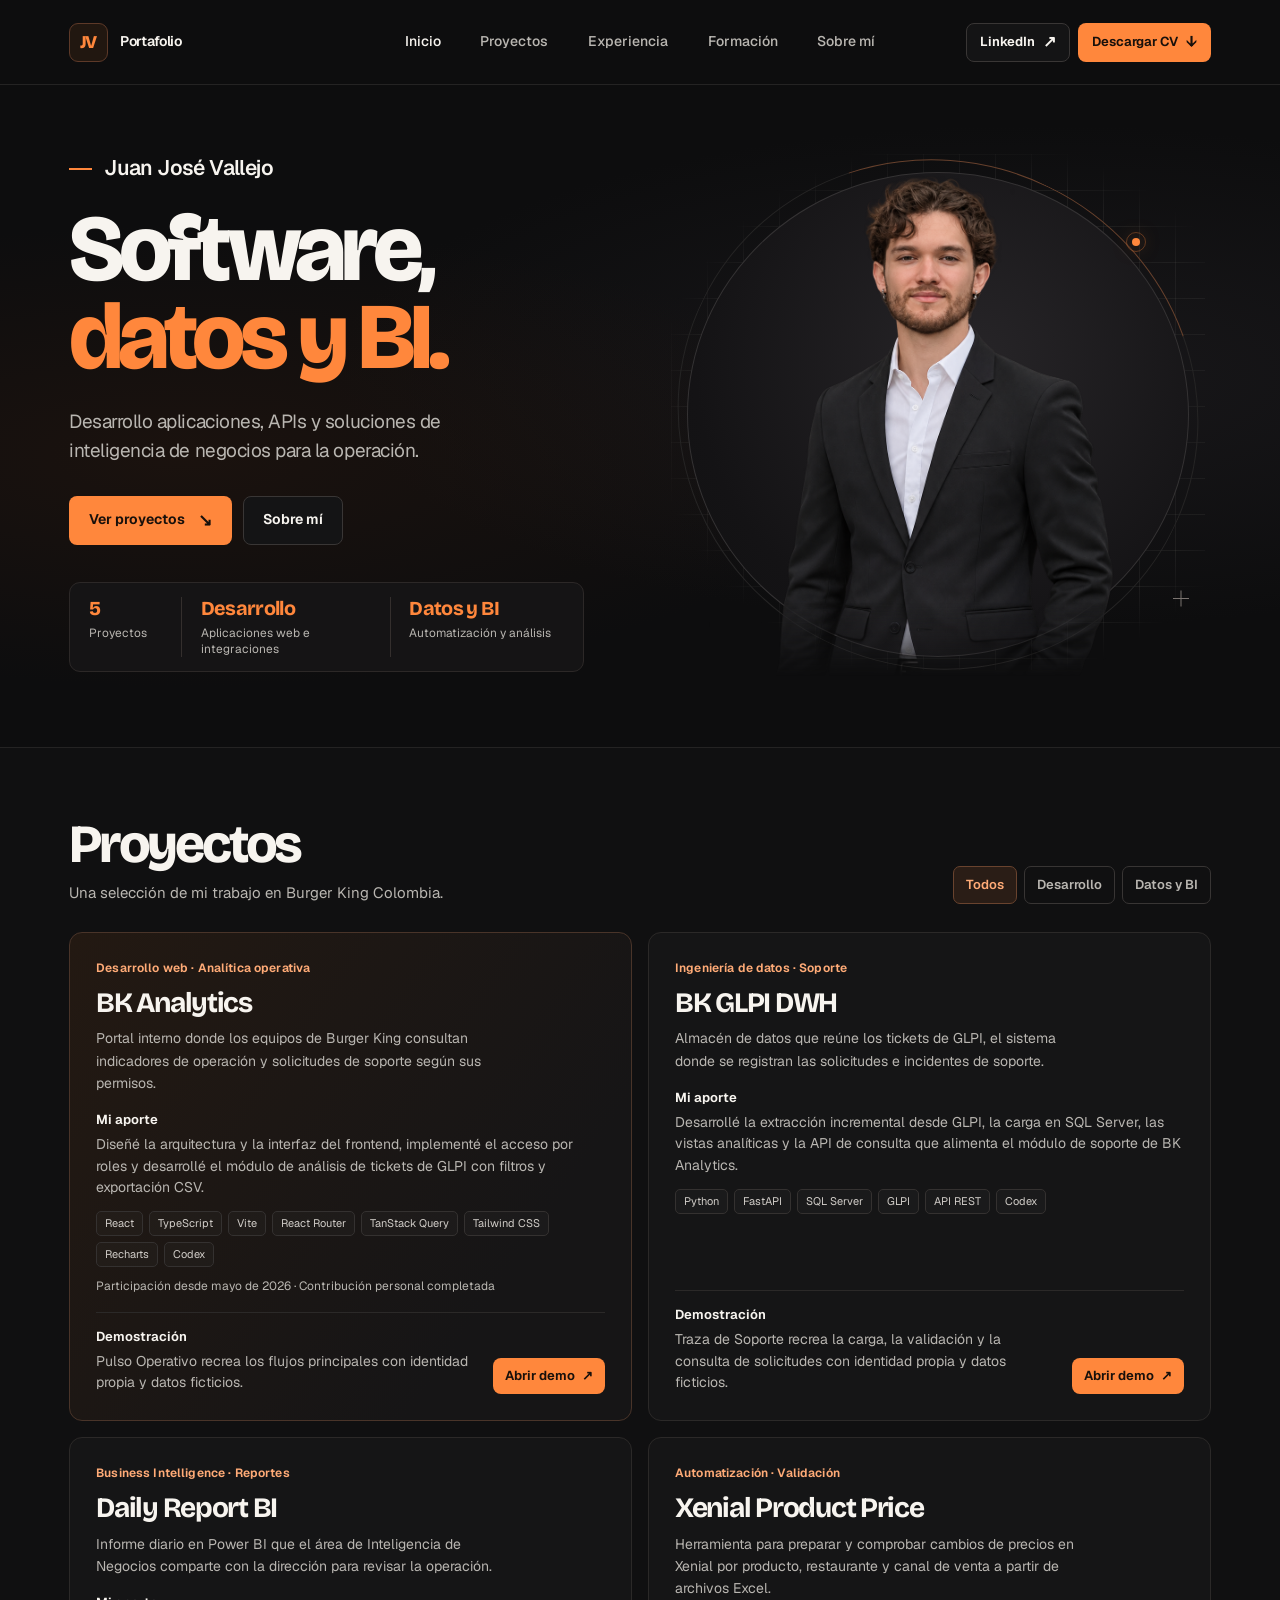
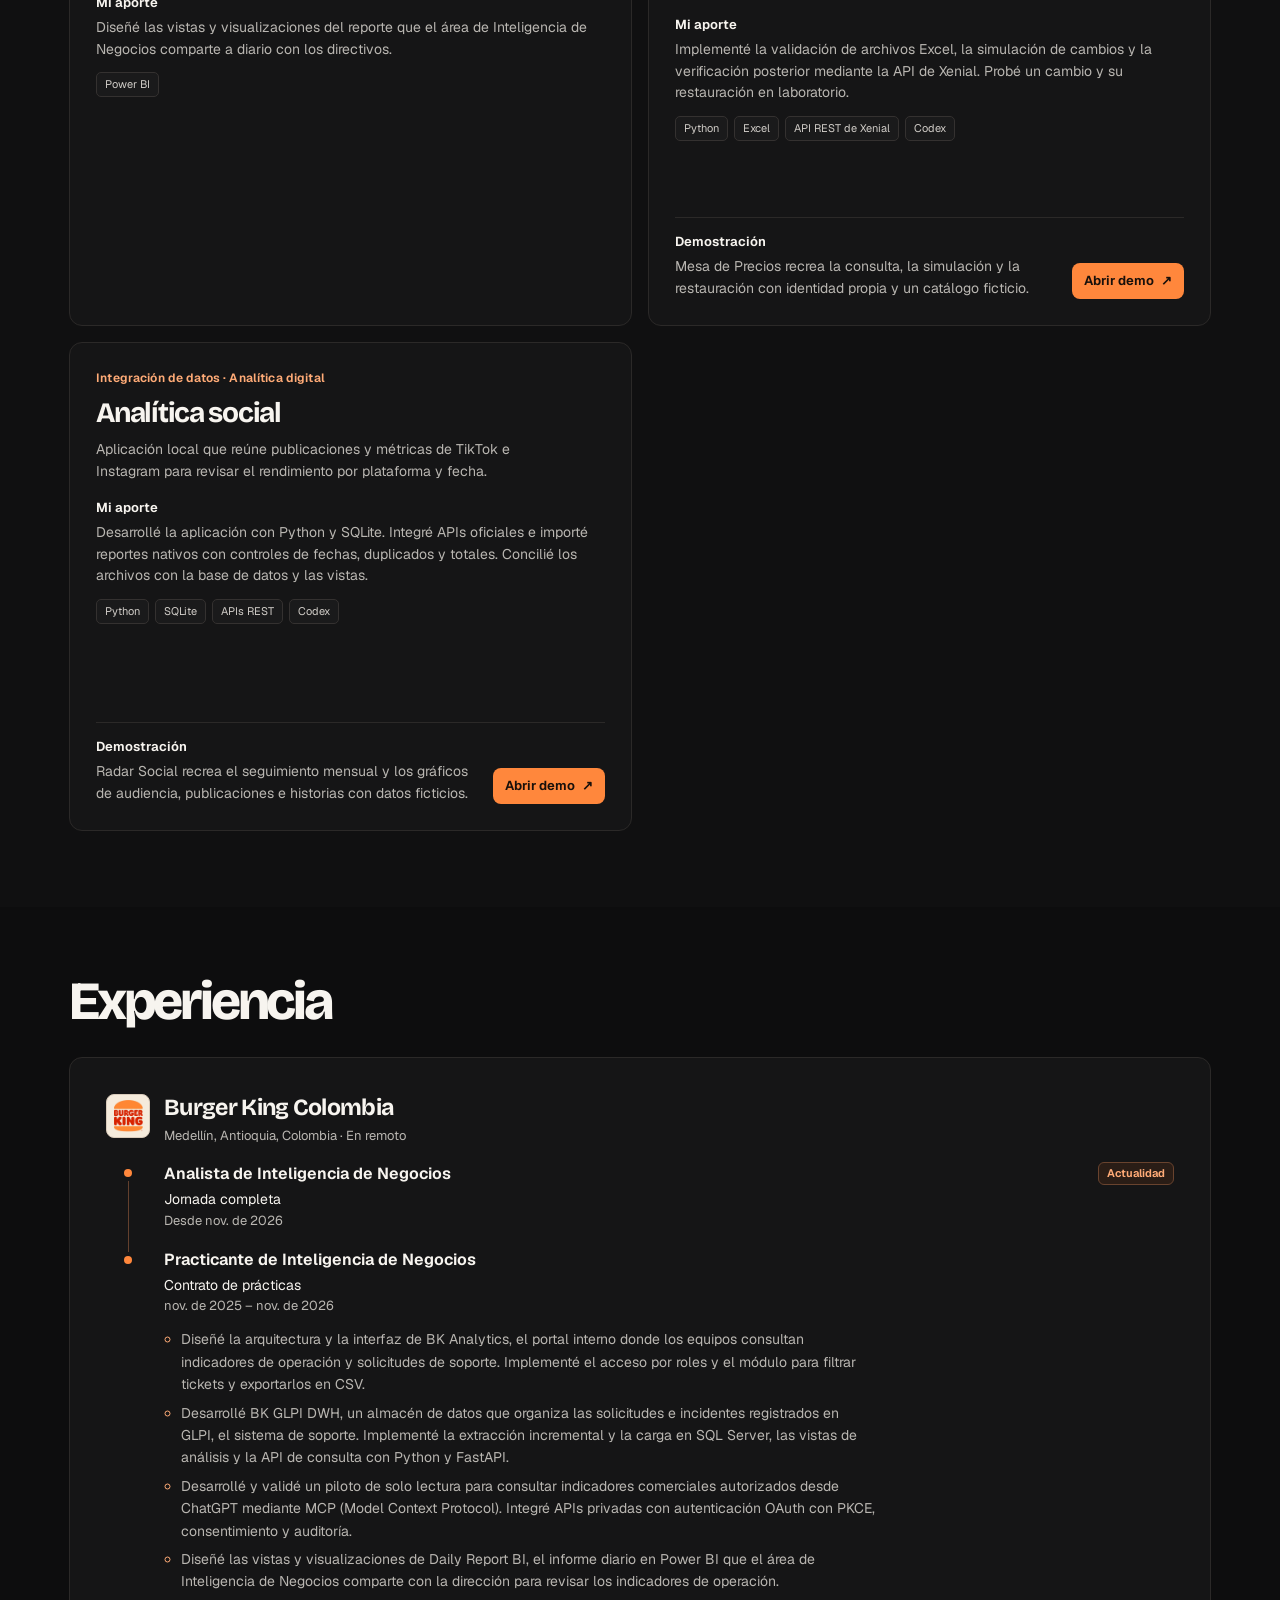
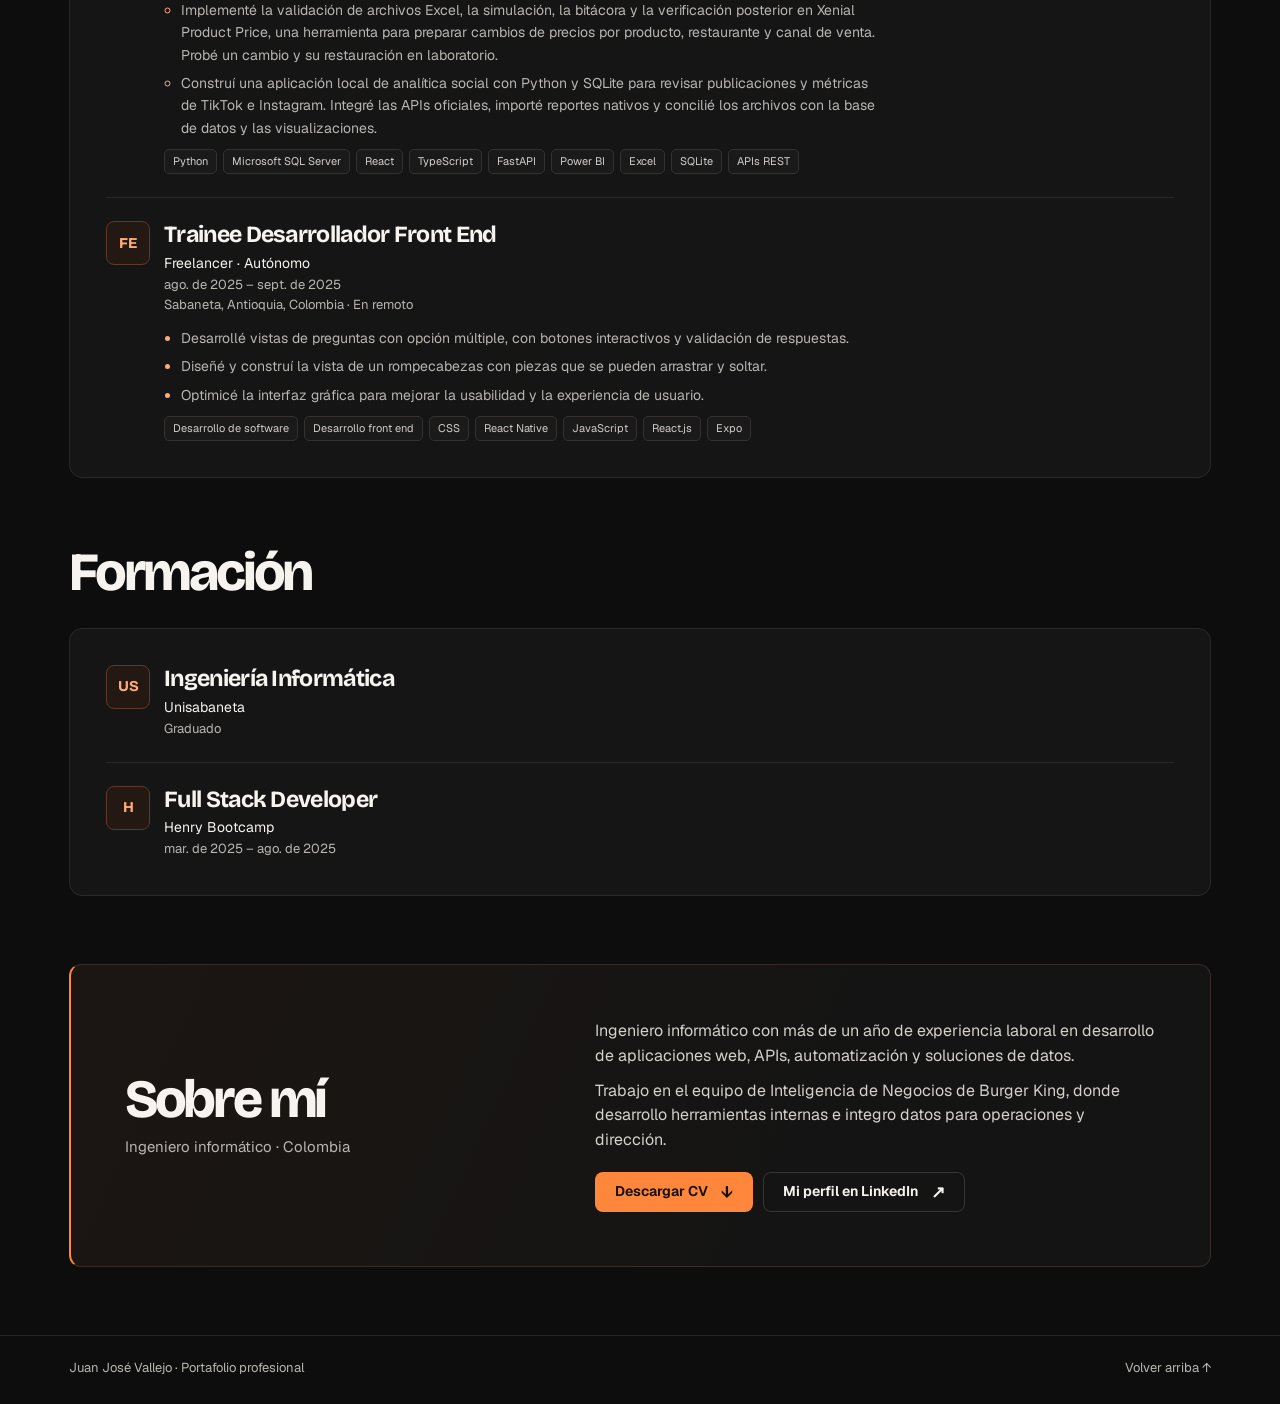
<file: index.html>
<!doctype html>
<html lang="es">
<head>
  <meta charset="utf-8">
  <meta name="viewport" content="width=device-width, initial-scale=1">
  <title>Portafolio</title>
  <meta http-equiv="refresh" content="0;url=./portafolio/">
</head>
<body>
  <a href="./portafolio/">Abrir el portafolio</a>
</body>
</html>
</file>
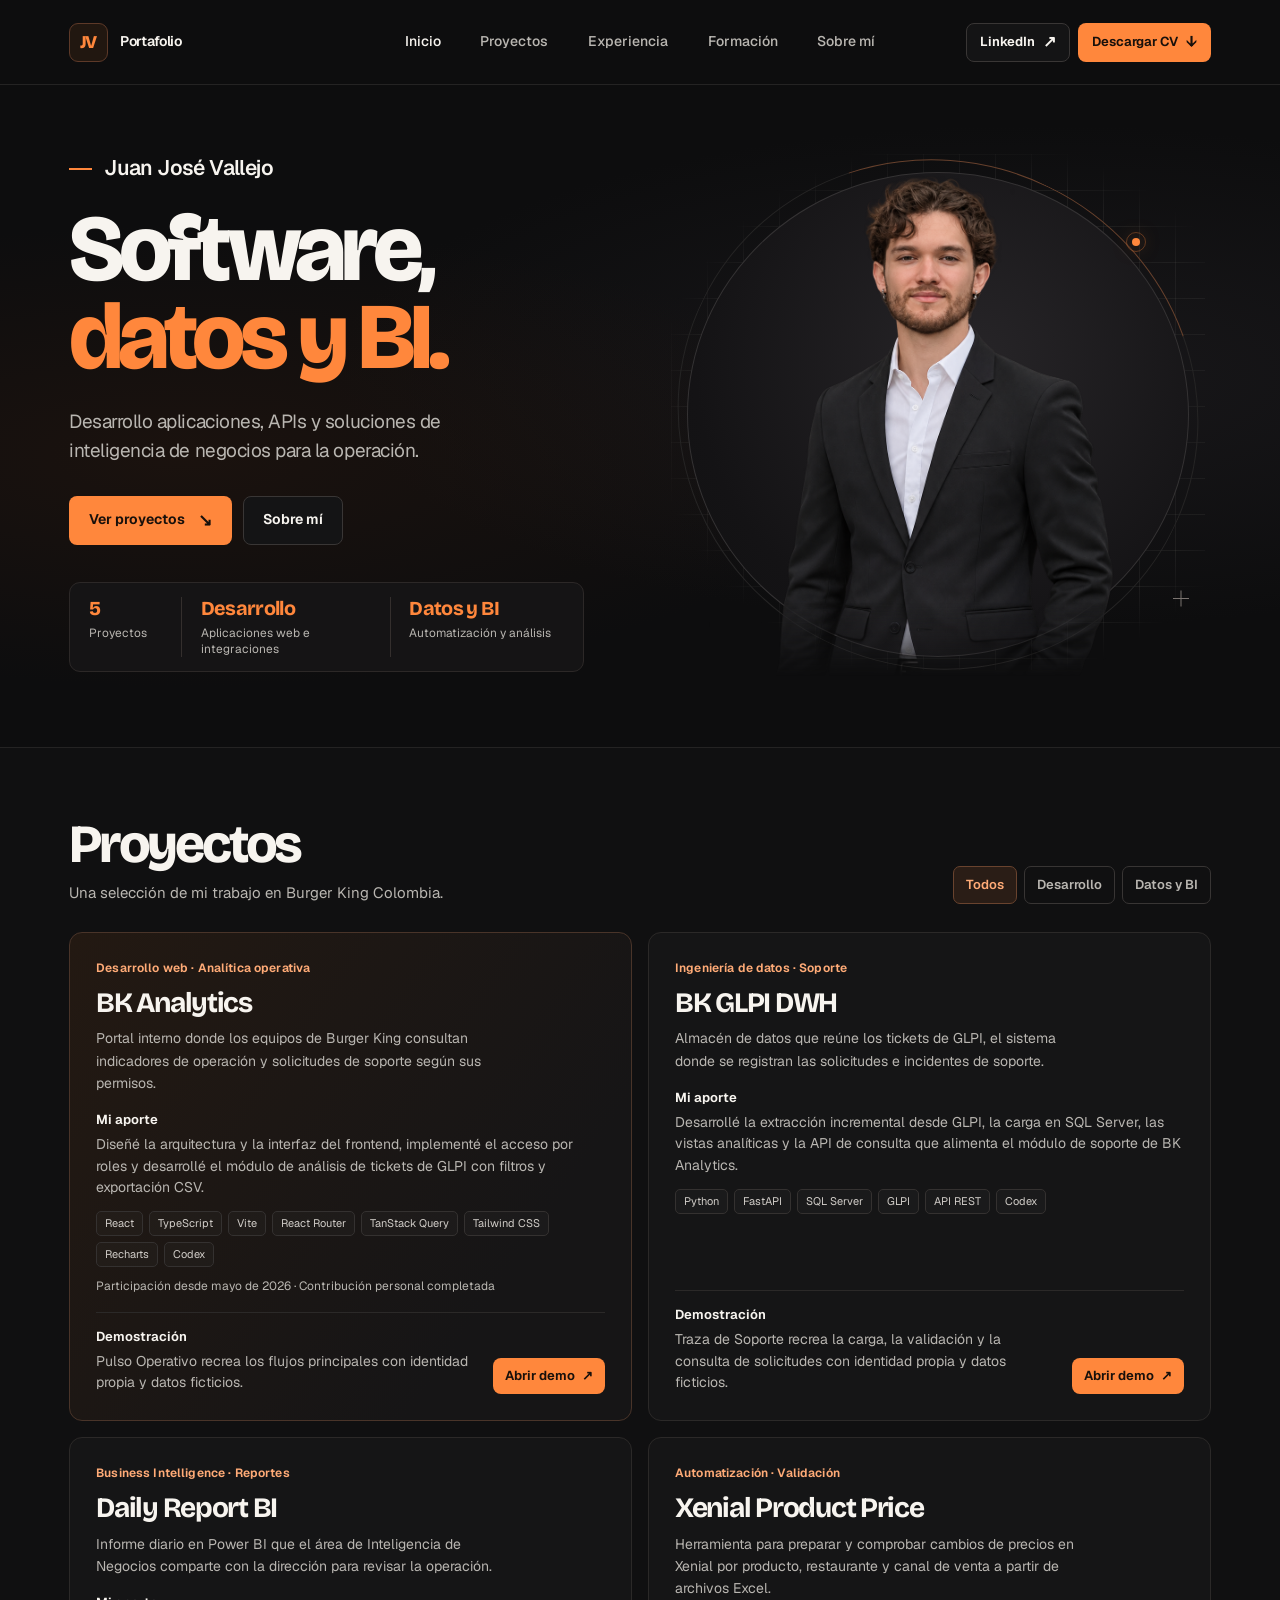
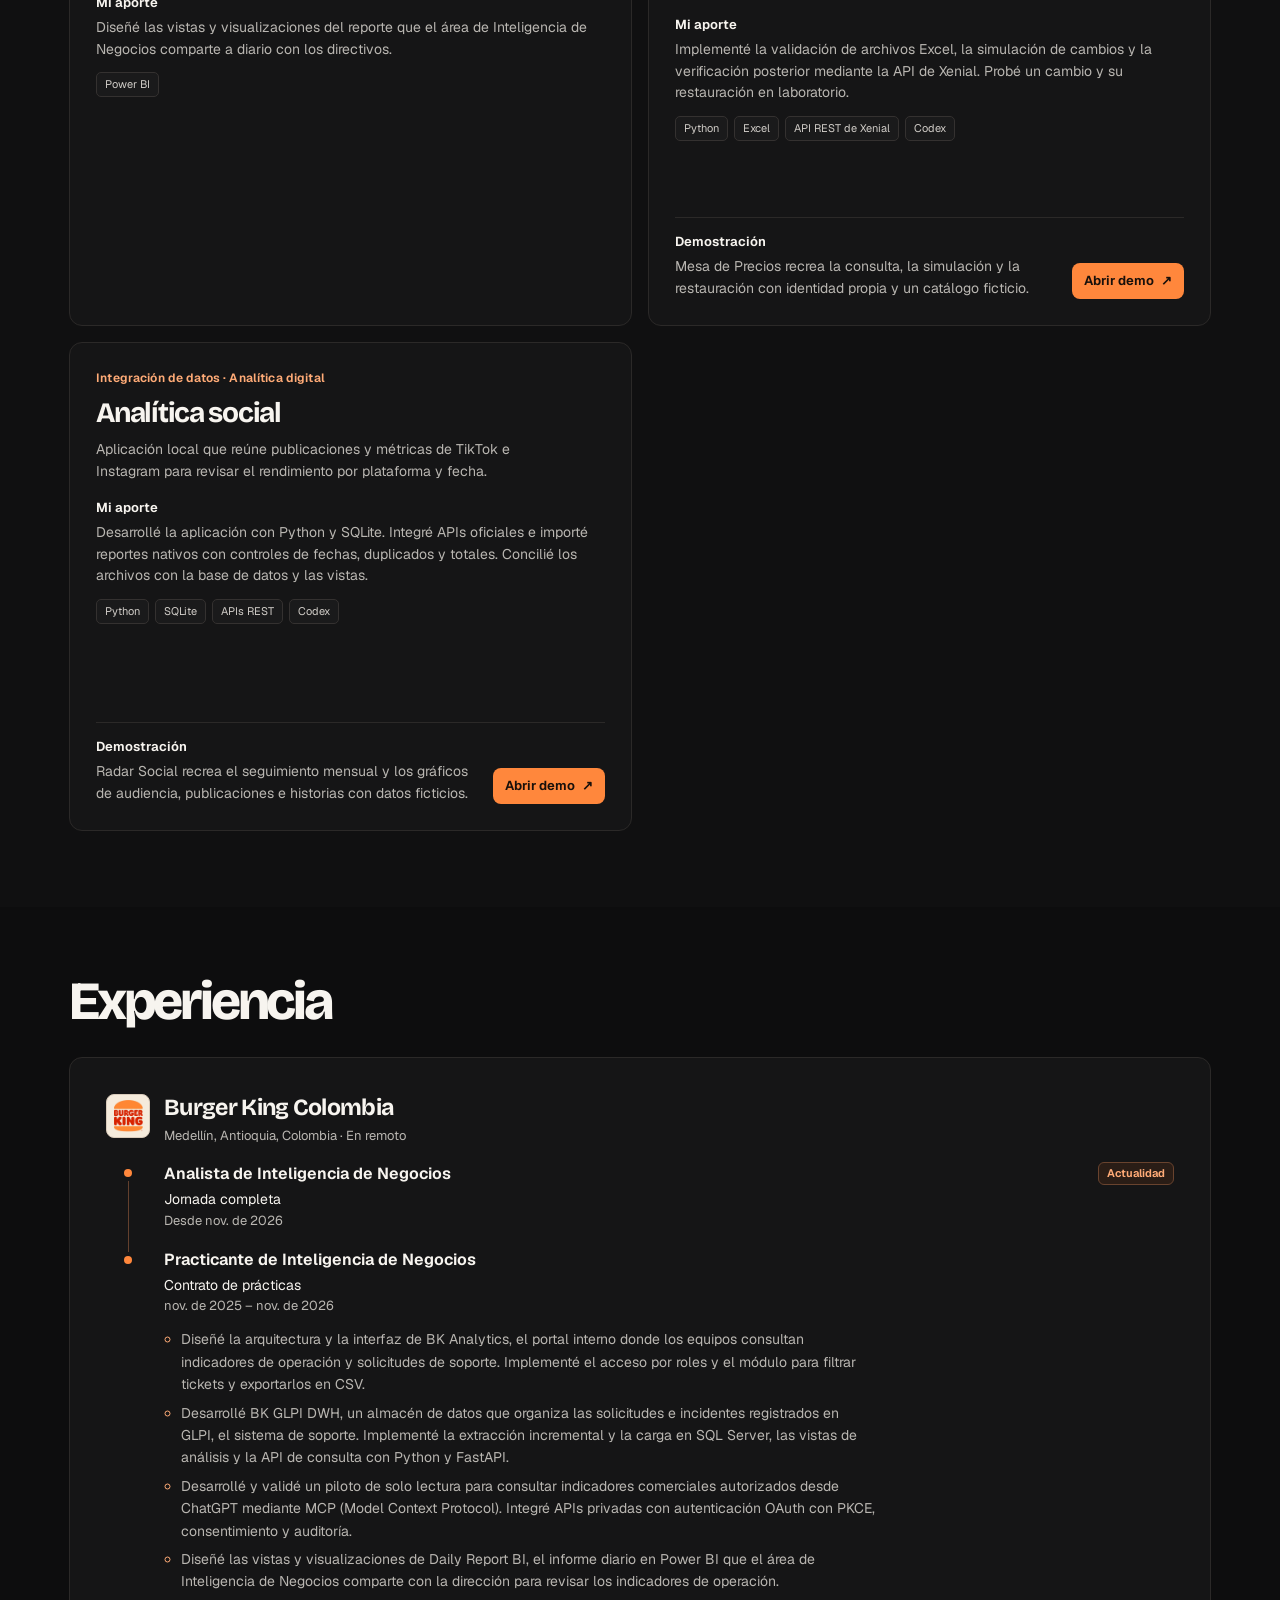
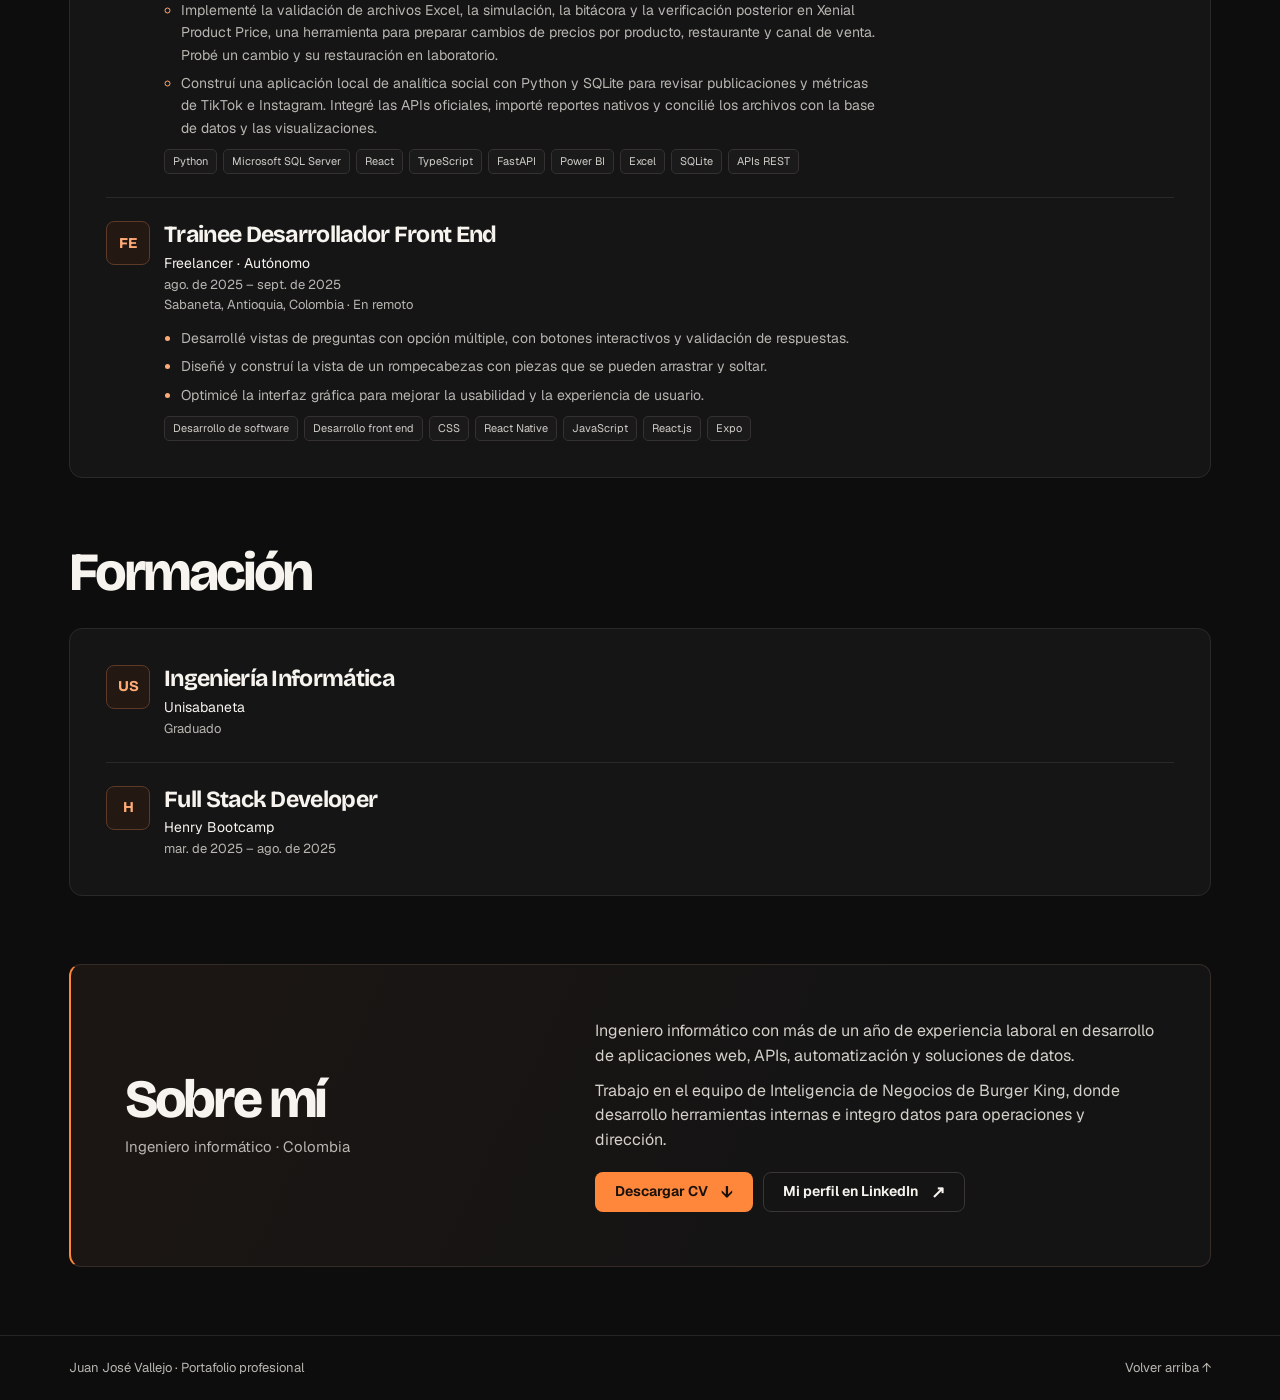
<file: portafolio/index.html>
<!doctype html>
<html lang="es">
<head>
  <meta charset="utf-8">
  <meta name="viewport" content="width=device-width, initial-scale=1">
  <meta name="color-scheme" content="dark">
  <meta name="theme-color" content="#0d0d0e">
  <meta name="description" content="Portafolio de Juan José Vallejo. Desarrollo de software, APIs, automatización y Business Intelligence.">
  <title>Juan José Vallejo · Portafolio</title>
  <link rel="stylesheet" href="./styles.css?v=8">
</head>
<body>
  <a class="skip-link" href="#contenido">Saltar al contenido</a>
  <header class="site-header" id="inicio">
    <div class="wrap header-row">
      <a class="brand" href="#inicio" aria-label="Portafolio de Juan José Vallejo, inicio">
        <span class="brand-mark" aria-hidden="true">JV</span>
        <span class="brand-label">Portafolio</span>
      </a>
      <nav class="nav-links" aria-label="Navegación principal">
        <a href="#inicio">Inicio</a>
        <a href="#proyectos">Proyectos</a>
        <a href="#experiencia">Experiencia</a>
        <a href="#formacion">Formación</a>
        <a href="#sobre-mi">Sobre mí</a>
      </nav>
      <div class="header-actions">
        <a class="button button-outline" href="https://www.linkedin.com/in/juan-jos%C3%A9-vallejo-morales-500a392b2/" target="_blank" rel="noopener noreferrer">LinkedIn <span class="arrow" aria-hidden="true">↗</span></a>
        <a class="button button-primary" href="./assets/cv-juan-jose-vallejo.pdf?v=4" download="CV - Juan Jose Vallejo.pdf">Descargar CV <span class="arrow" aria-hidden="true">↓</span></a>
      </div>
    </div>
  </header>

  <main id="contenido">
    <section class="hero" aria-labelledby="hero-title">
      <div class="wrap hero-row">
        <div class="hero-copy">
          <p class="hero-name">Juan José Vallejo</p>
          <h1 id="hero-title"><span>Software,</span><span class="accent">datos y BI.</span></h1>
          <p class="hero-description">Desarrollo aplicaciones, APIs y soluciones de inteligencia de negocios para la operación.</p>
          <div class="hero-actions">
            <a class="button button-primary" href="#proyectos">Ver proyectos <span class="arrow" aria-hidden="true">↘</span></a>
            <a class="button button-outline" href="#sobre-mi">Sobre mí</a>
          </div>
          <dl class="hero-facts">
            <div><dt>5</dt><dd>Proyectos</dd></div>
            <div><dt>Desarrollo</dt><dd>Aplicaciones web e integraciones</dd></div>
            <div><dt>Datos y BI</dt><dd>Automatización y análisis</dd></div>
          </dl>
        </div>
        <figure class="hero-media">
          <span class="orbit" aria-hidden="true"></span>
          <img class="hero-image" src="./assets/retrato-juan-vallejo.png" alt="Retrato profesional de Juan José Vallejo" width="1024" height="1536" fetchpriority="high">
          <span class="orbit-point" aria-hidden="true"></span>
          <span class="art-cross" aria-hidden="true"></span>
        </figure>
      </div>
    </section>

    <section class="projects" id="proyectos" aria-labelledby="projects-title">
      <div class="wrap">
        <div class="section-heading">
          <div>
            <h2 id="projects-title">Proyectos</h2>
            <p>Una selección de mi trabajo en Burger King Colombia.</p>
          </div>
          <div class="filters" role="group" aria-label="Filtrar proyectos">
            <button class="filter" type="button" data-filter="all" aria-pressed="true">Todos</button>
            <button class="filter" type="button" data-filter="software" aria-pressed="false">Desarrollo</button>
            <button class="filter" type="button" data-filter="data" aria-pressed="false">Datos y BI</button>
          </div>
        </div>
        <p class="sr-only" id="filter-status" aria-live="polite"></p>
        <div class="project-grid">
          <article class="project-card project-card--featured" data-area="software data">
            <p class="project-type">Desarrollo web · Analítica operativa</p>
            <h3>BK Analytics</h3>
            <p class="summary">Portal interno donde los equipos de Burger King consultan indicadores de operación y solicitudes de soporte según sus permisos.</p>
            <div class="project-details">
              <h4>Mi aporte</h4>
              <p>Diseñé la arquitectura y la interfaz del frontend, implementé el acceso por roles y desarrollé el módulo de análisis de tickets de GLPI con filtros y exportación CSV.</p>
              <ul class="tags" aria-label="Tecnologías y herramientas">
                <li>React</li><li>TypeScript</li><li>Vite</li><li>React Router</li><li>TanStack Query</li><li>Tailwind CSS</li><li>Recharts</li><li>Codex</li>
              </ul>
              <p class="project-scope">Participación desde mayo de 2026 · Contribución personal completada</p>
            </div>
            <div class="project-demo">
              <div>
                <h4>Demostración</h4>
                <p>Pulso Operativo recrea los flujos principales con identidad propia y datos ficticios.</p>
              </div>
              <a class="button button-primary demo-link" href="https://jvallejomorales.github.io/bk-analytics-demo/?v=e3fab23" target="_blank" rel="noopener noreferrer" aria-label="Abrir demo de BK Analytics (nueva pestaña)">Abrir demo <span aria-hidden="true">↗</span></a>
            </div>
          </article>

          <article class="project-card" data-area="software data">
            <p class="project-type">Ingeniería de datos · Soporte</p>
            <h3>BK GLPI DWH</h3>
            <p class="summary">Almacén de datos que reúne los tickets de GLPI, el sistema donde se registran las solicitudes e incidentes de soporte.</p>
            <div class="project-details">
              <h4>Mi aporte</h4>
              <p>Desarrollé la extracción incremental desde GLPI, la carga en SQL Server, las vistas analíticas y la API de consulta que alimenta el módulo de soporte de BK Analytics.</p>
              <ul class="tags" aria-label="Tecnologías y herramientas">
                <li>Python</li><li>FastAPI</li><li>SQL Server</li><li>GLPI</li><li>API REST</li><li>Codex</li>
              </ul>
            </div>
            <div class="project-demo">
              <div>
                <h4>Demostración</h4>
                <p>Traza de Soporte recrea la carga, la validación y la consulta de solicitudes con identidad propia y datos ficticios.</p>
              </div>
              <a class="button button-primary demo-link" href="https://jvallejomorales.github.io/bk-glpi-dwh-demo/" target="_blank" rel="noopener noreferrer" aria-label="Abrir demo de BK GLPI DWH (nueva pestaña)">Abrir demo <span aria-hidden="true">↗</span></a>
            </div>
          </article>

          <article class="project-card" data-area="data">
            <p class="project-type">Business Intelligence · Reportes</p>
            <h3>Daily Report BI</h3>
            <p class="summary">Informe diario en Power BI que el área de Inteligencia de Negocios comparte con la dirección para revisar la operación.</p>
            <div class="project-details">
              <h4>Mi aporte</h4>
              <p>Diseñé las vistas y visualizaciones del reporte que el área de Inteligencia de Negocios comparte a diario con los directivos.</p>
              <ul class="tags" aria-label="Tecnologías y herramientas"><li>Power BI</li></ul>
            </div>
          </article>

          <article class="project-card" data-area="software">
            <p class="project-type">Automatización · Validación</p>
            <h3>Xenial Product Price</h3>
            <p class="summary">Herramienta para preparar y comprobar cambios de precios en Xenial por producto, restaurante y canal de venta a partir de archivos Excel.</p>
            <div class="project-details">
              <h4>Mi aporte</h4>
              <p>Implementé la validación de archivos Excel, la simulación de cambios y la verificación posterior mediante la API de Xenial. Probé un cambio y su restauración en laboratorio.</p>
              <ul class="tags" aria-label="Tecnologías y herramientas">
                <li>Python</li><li>Excel</li><li>API REST de Xenial</li><li>Codex</li>
              </ul>
            </div>
            <div class="project-demo">
              <div>
                <h4>Demostración</h4>
                <p>Mesa de Precios recrea la consulta, la simulación y la restauración con identidad propia y un catálogo ficticio.</p>
              </div>
              <a class="button button-primary demo-link" href="https://jvallejomorales.github.io/xenial-product-price-demo/" target="_blank" rel="noopener noreferrer" aria-label="Abrir demo de Xenial Product Price (nueva pestaña)">Abrir demo <span aria-hidden="true">↗</span></a>
            </div>
          </article>

          <article class="project-card" data-area="data">
            <p class="project-type">Integración de datos · Analítica digital</p>
            <h3>Analítica social</h3>
            <p class="summary">Aplicación local que reúne publicaciones y métricas de TikTok e Instagram para revisar el rendimiento por plataforma y fecha.</p>
            <div class="project-details">
              <h4>Mi aporte</h4>
              <p>Desarrollé la aplicación con Python y SQLite. Integré APIs oficiales e importé reportes nativos con controles de fechas, duplicados y totales. Concilié los archivos con la base de datos y las vistas.</p>
              <ul class="tags" aria-label="Tecnologías y herramientas">
                <li>Python</li><li>SQLite</li><li>APIs REST</li><li>Codex</li>
              </ul>
            </div>
            <div class="project-demo">
              <div>
                <h4>Demostración</h4>
                <p>Radar Social recrea el seguimiento mensual y los gráficos de audiencia, publicaciones e historias con datos ficticios.</p>
              </div>
              <a class="button button-primary demo-link" href="https://jvallejomorales.github.io/bk-social-analytics-demo/" target="_blank" rel="noopener noreferrer" aria-label="Abrir demo de Analítica social (nueva pestaña)">Abrir demo <span aria-hidden="true">↗</span></a>
            </div>
          </article>
        </div>
      </div>
    </section>

    <section class="experience wrap" id="experiencia" aria-labelledby="experience-title">
      <div class="section-heading">
        <h2 id="experience-title">Experiencia</h2>
      </div>
      <div class="experience-panel">
        <article class="experience-entry" aria-labelledby="experience-bk-title">
          <img class="experience-mark experience-logo" src="./assets/burger-king-logo.webp" alt="" width="135" height="150" loading="lazy">
          <div>
            <h3 id="experience-bk-title">Burger King Colombia</h3>
            <p class="experience-meta">Medellín, Antioquia, Colombia · En remoto</p>
          </div>
          <ol class="experience-roles" role="list">
            <li class="experience-role">
              <div class="experience-role-heading">
                <h4>Analista de Inteligencia de Negocios</h4>
                <span class="experience-current">Actualidad</span>
              </div>
              <p class="experience-type">Jornada completa</p>
              <p class="experience-meta">Desde <time datetime="2026-11">nov. de 2026</time></p>
            </li>
            <li class="experience-role">
              <h4>Practicante de Inteligencia de Negocios</h4>
              <p class="experience-type">Contrato de prácticas</p>
              <p class="experience-meta"><time datetime="2025-11">nov. de 2025</time> – <time datetime="2026-11">nov. de 2026</time></p>
              <ul class="experience-tasks">
                <li>
                  Diseñé la arquitectura y la interfaz de BK Analytics, el portal interno donde los equipos consultan indicadores de operación y solicitudes de soporte. Implementé el acceso por roles y el módulo para filtrar tickets y exportarlos en CSV.
                </li>
                <li>
                  Desarrollé BK GLPI DWH, un almacén de datos que organiza las solicitudes e incidentes registrados en GLPI, el sistema de soporte. Implementé la extracción incremental y la carga en SQL Server, las vistas de análisis y la API de consulta con Python y FastAPI.
                </li>
                <li>
                  Desarrollé y validé un piloto de solo lectura para consultar indicadores comerciales autorizados desde ChatGPT mediante MCP (Model Context Protocol). Integré APIs privadas con autenticación OAuth con PKCE, consentimiento y auditoría.
                </li>
                <li>
                  Diseñé las vistas y visualizaciones de Daily Report BI, el informe diario en Power BI que el área de Inteligencia de Negocios comparte con la dirección para revisar los indicadores de operación.
                </li>
                <li>
                  Implementé la validación de archivos Excel, la simulación, la bitácora y la verificación posterior en Xenial Product Price, una herramienta para preparar cambios de precios por producto, restaurante y canal de venta. Probé un cambio y su restauración en laboratorio.
                </li>
                <li>
                  Construí una aplicación local de analítica social con Python y SQLite para revisar publicaciones y métricas de TikTok e Instagram. Integré las APIs oficiales, importé reportes nativos y concilié los archivos con la base de datos y las visualizaciones.
                </li>
              </ul>
              <ul class="tags" aria-label="Aptitudes de la práctica">
                <li>Python</li><li>Microsoft SQL Server</li><li>React</li><li>TypeScript</li><li>FastAPI</li><li>Power BI</li><li>Excel</li><li>SQLite</li><li>APIs REST</li>
              </ul>
            </li>
          </ol>
        </article>

        <article class="experience-entry" aria-labelledby="experience-freelance-title">
          <span class="experience-mark" aria-hidden="true">FE</span>
          <div>
            <h3 id="experience-freelance-title">Trainee Desarrollador Front End</h3>
            <p class="experience-type">Freelancer · Autónomo</p>
            <p class="experience-meta"><time datetime="2025-08">ago. de 2025</time> – <time datetime="2025-09">sept. de 2025</time></p>
            <p class="experience-meta">Sabaneta, Antioquia, Colombia · En remoto</p>
            <ul class="experience-tasks">
              <li>Desarrollé vistas de preguntas con opción múltiple, con botones interactivos y validación de respuestas.</li>
              <li>Diseñé y construí la vista de un rompecabezas con piezas que se pueden arrastrar y soltar.</li>
              <li>Optimicé la interfaz gráfica para mejorar la usabilidad y la experiencia de usuario.</li>
            </ul>
            <ul class="tags" aria-label="Aptitudes de la experiencia freelance">
              <li>Desarrollo de software</li><li>Desarrollo front end</li><li>CSS</li><li>React Native</li><li>JavaScript</li><li>React.js</li><li>Expo</li>
            </ul>
          </div>
        </article>
      </div>
    </section>

    <section class="formation wrap" id="formacion" aria-labelledby="formation-title">
      <div class="section-heading">
        <h2 id="formation-title">Formación</h2>
      </div>
      <div class="experience-panel">
        <article class="experience-entry" aria-labelledby="formation-unisabaneta">
          <span class="experience-mark" aria-hidden="true">US</span>
          <div>
            <h3 id="formation-unisabaneta">Ingeniería Informática</h3>
            <p class="experience-type">Unisabaneta</p>
            <p class="experience-meta">Graduado</p>
          </div>
        </article>
        <article class="experience-entry" aria-labelledby="formation-henry">
          <span class="experience-mark" aria-hidden="true">H</span>
          <div>
            <h3 id="formation-henry">Full Stack Developer</h3>
            <p class="experience-type">Henry Bootcamp</p>
            <p class="experience-meta"><time datetime="2025-03">mar. de 2025</time> – <time datetime="2025-08">ago. de 2025</time></p>
          </div>
        </article>
      </div>
    </section>

    <section class="profile wrap" id="sobre-mi" aria-labelledby="profile-title">
      <div class="profile-panel">
        <div>
          <h2 id="profile-title">Sobre mí</h2>
          <p class="profile-intro">Ingeniero informático · Colombia</p>
        </div>
        <div class="profile-copy">
          <p>Ingeniero informático con más de un año de experiencia laboral en desarrollo de aplicaciones web, APIs, automatización y soluciones de datos.</p>
          <p>Trabajo en el equipo de Inteligencia de Negocios de Burger King, donde desarrollo herramientas internas e integro datos para operaciones y dirección.</p>
          <div class="profile-actions">
            <a class="button button-primary" href="./assets/cv-juan-jose-vallejo.pdf?v=4" download="CV - Juan Jose Vallejo.pdf">Descargar CV <span class="arrow" aria-hidden="true">↓</span></a>
            <a class="button button-outline" href="https://www.linkedin.com/in/juan-jos%C3%A9-vallejo-morales-500a392b2/" target="_blank" rel="noopener noreferrer">Mi perfil en LinkedIn <span class="arrow" aria-hidden="true">↗</span></a>
          </div>
        </div>
      </div>
    </section>
  </main>

  <footer class="footer">
    <div class="wrap footer-row">
      <p>Juan José Vallejo · Portafolio profesional</p>
      <a href="#inicio">Volver arriba <span aria-hidden="true">↑</span></a>
    </div>
  </footer>

  <script src="./portfolio.js?v=2" defer></script>
</body>
</html>
</file>
<file: portafolio/styles.css>
@font-face {
  font-family: Bricolage;
  src: url("./assets/fonts/bricolage.woff2") format("woff2");
  font-weight: 400 800;
  font-display: swap;
}
@font-face {
  font-family: Geist;
  src: url("./assets/fonts/geist.woff2") format("woff2");
  font-weight: 400 700;
  font-display: swap;
}

:root {
  color-scheme: dark;
  --page: #0d0d0e;
  --surface: #151516;
  --surface-hover: #1a191a;
  --line: #2b2928;
  --text: #f7f4ef;
  --muted: #b9b6b1;
  --accent: #ff873c;
  --accent-light: #ffab77;
  --ink: #18100b;
  --display: Bricolage, Geist, "Segoe UI", sans-serif;
  --body: Geist, "Segoe UI", sans-serif;
  --gutter: clamp(20px, 5.4vw, 84px);
  --width: 1280px;
}

*, *::before, *::after {
  box-sizing: border-box;
}
html {
  scroll-behavior: smooth;
  scroll-padding-top: 28px;
}
body {
  margin: 0;
  background: var(--page);
  color: var(--text);
  font: 16px/1.55 var(--body);
}
button, a {
  -webkit-tap-highlight-color: transparent;
}
button {
  font: inherit;
  color: inherit;
}
a {
  color: inherit;
  text-decoration: none;
}
p, h1, h2, h3, h4, dl, dd, figure {
  margin: 0;
}
img {
  display: block;
  max-width: 100%;
}
[hidden] {
  display: none !important;
}
:focus-visible {
  outline: 2px solid var(--accent-light);
  outline-offset: 5px;
}
::selection {
  background: var(--accent);
  color: var(--ink);
}
.wrap {
  width: min(var(--width), calc(100% - 2 * var(--gutter)));
  margin-inline: auto;
}
.sr-only {
  position: absolute;
  width: 1px;
  height: 1px;
  padding: 0;
  margin: -1px;
  overflow: hidden;
  clip-path: inset(50%);
  white-space: nowrap;
  border: 0;
}
.skip-link {
  position: fixed;
  z-index: 5;
  top: 12px;
  left: 12px;
  translate: 0 -160%;
  background: var(--accent);
  color: var(--ink);
  border-radius: 8px;
  padding: 10px 16px;
  font-weight: 650;
}
.skip-link:focus {
  translate: 0;
}

.site-header {
  border-bottom: 1px solid #242323;
}
.header-row {
  min-height: 84px;
  display: grid;
  grid-template-columns: 1fr auto 1fr;
  align-items: center;
  gap: 22px;
}
.brand {
  display: inline-flex;
  align-items: center;
  justify-self: start;
  gap: 12px;
  font-size: 14px;
  font-weight: 620;
  letter-spacing: -.025em;
}
.brand-mark {
  display: grid;
  width: 39px;
  height: 39px;
  place-items: center;
  border: 1px solid #5d3928;
  background: #211710;
  color: var(--accent);
  border-radius: 9px;
  font: 800 18px/1 var(--display);
  letter-spacing: -.09em;
  padding-right: 2px;
}
.nav-links {
  display: flex;
  align-items: center;
  gap: clamp(20px, 3.1vw, 48px);
}
.nav-links a {
  color: var(--muted);
  font-size: 14px;
  font-weight: 520;
  padding-block: 10px;
}
.nav-links a:first-child {
  color: var(--text);
}
.nav-links a:hover {
  color: var(--accent-light);
}
.header-actions {
  display: flex;
  align-items: center;
  gap: 8px;
  justify-self: end;
}

.button {
  display: inline-flex;
  align-items: center;
  justify-content: center;
  gap: 13px;
  min-height: 49px;
  padding: 0 19px;
  border: 1px solid transparent;
  border-radius: 8px;
  font-size: 14px;
  font-weight: 650;
  white-space: nowrap;
  transition: background .18s ease, border-color .18s ease, color .18s ease, translate .18s ease;
}
.button:hover {
  translate: 0 -2px;
}
.button-primary {
  background: var(--accent);
  color: var(--ink);
}
.button-primary:hover {
  background: var(--accent-light);
}
.button-outline {
  border-color: #393635;
  color: var(--text);
  background: #141415;
}
.button-outline:hover {
  border-color: #80543d;
  background: #211911;
}
.header-actions .button {
  min-height: 39px;
  font-size: 13px;
  padding-inline: 13px;
  gap: 8px;
}
.arrow {
  font-family: var(--body);
  font-size: 1.2em;
  line-height: 1;
}

.hero {
  position: relative;
  isolation: isolate;
  overflow: clip;
}
.hero::before {
  content: "";
  z-index: -1;
  position: absolute;
  inset: 0;
  background: radial-gradient(ellipse at 14% 56%, #28170e80 0%, transparent 44%), radial-gradient(ellipse at 81% 44%, #2220248a 0%, transparent 48%);
}
.hero-row {
  min-height: 662px;
  display: grid;
  grid-template-columns: minmax(0, 1.02fr) minmax(0, .98fr);
  gap: clamp(14px, 2.2vw, 42px);
  align-items: center;
  padding-block: 56px 64px;
}
.hero-copy {
  position: relative;
  z-index: 1;
}
.hero-name {
  display: flex;
  align-items: center;
  gap: 12px;
  font-size: clamp(17px, 1.65vw, 23px);
  font-weight: 580;
  letter-spacing: -.028em;
}
.hero-name::before {
  content: "";
  display: block;
  width: 23px;
  height: 2px;
  background: var(--accent);
}
.hero h1 {
  margin-top: 20px;
  font: 790 clamp(4.1rem, 7.35vw, 7.05rem)/.94 var(--display);
  letter-spacing: -.053em;
}
.hero h1 span {
  display: block;
}
.accent {
  color: var(--accent);
}
.hero-description {
  max-width: 442px;
  margin-top: 25px;
  color: var(--muted);
  font-size: clamp(16px, 1.48vw, 20px);
  line-height: 1.55;
  letter-spacing: -.025em;
}
.hero-actions {
  display: flex;
  align-items: center;
  flex-wrap: wrap;
  gap: 11px;
  margin-top: 30px;
}
.hero-facts {
  display: grid;
  grid-template-columns: .65fr 1.22fr 1.13fr;
  width: min(100%, 515px);
  margin-top: 37px;
  background: #151415;
  border: 1px solid #2c2827;
  border-radius: 11px;
  padding-block: 14px;
}
.hero-facts div {
  padding-inline: clamp(10px, 1.45vw, 19px);
  min-width: 0;
}
.hero-facts div + div {
  border-left: 1px solid #342f2d;
}
.hero-facts dt {
  color: var(--accent);
  font: 740 clamp(15px, 1.55vw, 22px)/1.16 var(--display);
  letter-spacing: -.035em;
  white-space: nowrap;
}
.hero-facts dd {
  margin-top: 5px;
  color: var(--muted);
  font-size: clamp(10.5px, .93vw, 13px);
  line-height: 1.35;
}

.hero-media {
  position: relative;
  isolation: isolate;
  width: min(100%, 588px);
  aspect-ratio: 1.035;
  justify-self: end;
}
.hero-media::before {
  content: "";
  position: absolute;
  inset: 1%;
  z-index: -1;
  background-image: linear-gradient(#e7e3dc10 1px, transparent 1px), linear-gradient(90deg, #e7e3dc10 1px, transparent 1px);
  background-size: 36px 36px;
  mask-image: radial-gradient(ellipse at 55% 50%, transparent 34%, #000 64%, transparent 76%);
}
.orbit {
  position: absolute;
  inset: 4.5% 4% 3.5% 4%;
  border-radius: 50%;
  border: 1px solid #343233;
  background: radial-gradient(circle at 57% 39%, #272528, #141315 68%, #101011 100%);
}
.orbit::after {
  content: "";
  position: absolute;
  inset: -12px;
  border: 1px solid #252424;
  border-top-color: #66402c;
  border-radius: 50%;
  transform: rotate(26deg);
}
.hero-image {
  position: absolute;
  inset: 0 8%;
  width: 84%;
  height: 100%;
  object-fit: cover;
  object-position: center top;
  mask-image: linear-gradient(#000 86%, transparent 100%);
}
.orbit-point {
  position: absolute;
  width: 8px;
  height: 8px;
  background: var(--accent);
  border-radius: 50%;
  top: 17%;
  right: 13%;
  box-shadow: 0 0 18px #ff873c85;
}
.orbit-point::after {
  content: "";
  position: absolute;
  inset: -6px;
  border: 1px solid #ff873c50;
  border-radius: 50%;
}
.art-cross {
  position: absolute;
  right: 4%;
  bottom: 13%;
  width: 16px;
  height: 16px;
  color: #7b7470;
}
.art-cross::before, .art-cross::after {
  content: "";
  position: absolute;
  inset: 7px 0 auto;
  height: 1px;
  background: currentColor;
}
.art-cross::after {
  transform: rotate(90deg);
}

.projects {
  border-top: 1px solid #242323;
  background: #101011;
  padding-block: 70px 76px;
}
.section-heading {
  display: flex;
  align-items: end;
  justify-content: space-between;
  gap: 26px;
  margin-bottom: 28px;
}
.section-heading h2, .profile h2 {
  font: 770 clamp(2.15rem, 4.2vw, 3.65rem)/1 var(--display);
  letter-spacing: -.06em;
}
.section-heading p {
  color: var(--muted);
  margin-top: 9px;
  font-size: 15px;
}
.filters {
  display: flex;
  align-items: center;
  flex-wrap: wrap;
  gap: 7px;
}
.filter {
  cursor: pointer;
  border: 1px solid #383534;
  background: transparent;
  border-radius: 7px;
  padding: 8px 12px;
  font-size: 13px;
  font-weight: 600;
  color: var(--muted);
}
.filter:hover {
  color: var(--text);
  border-color: #77513c;
}
.filter[aria-pressed="true"] {
  color: var(--accent-light);
  background: #2a1d16;
  border-color: #69432e;
}
.project-grid {
  display: grid;
  grid-template-columns: repeat(2, minmax(0, 1fr));
  grid-auto-rows: 1fr;
  align-items: stretch;
  gap: 16px;
}
.project-card {
  position: relative;
  min-width: 0;
  display: flex;
  flex-direction: column;
  align-items: flex-start;
  padding: 26px;
  border: 1px solid var(--line);
  border-radius: 13px;
  background: var(--surface);
  transition: border-color .18s ease, background .18s ease;
}
.project-card:hover {
  border-color: #655042;
  background: var(--surface-hover);
}
.project-card--featured {
  background: linear-gradient(125deg, #231912, #161516 75%);
  border-color: #493429;
}
.project-card--featured:hover {
  background: linear-gradient(125deg, #2a1e15, #181717 75%);
}
.project-type {
  color: var(--accent-light);
  font-weight: 640;
  font-size: 12px;
  letter-spacing: .012em;
}
.project-card h3 {
  margin-top: 10px;
  font: 720 clamp(1.45rem, 2.2vw, 2rem)/1.13 var(--display);
  letter-spacing: -.045em;
}
.project-card .summary {
  margin-top: 8px;
  max-width: 47ch;
  color: var(--muted);
  font-size: 14px;
  line-height: 1.58;
}
.project-details {
  margin-block: 16px;
}
.project-card h4 {
  font-size: 13px;
  font-weight: 650;
}
.project-details > p, .project-demo p {
  margin-top: 4px;
  color: var(--muted);
  font-size: 14px;
  line-height: 1.55;
}
.project-details .tags {
  margin-top: 12px;
}
.project-details .project-scope {
  margin-top: 10px;
  font-size: 12px;
}
.project-demo {
  display: flex;
  align-items: flex-end;
  justify-content: space-between;
  gap: 14px;
  width: 100%;
  margin-top: auto;
  padding-top: 14px;
  border-top: 1px solid var(--line);
}
.project-demo > div {
  min-width: 0;
}
.tags {
  display: flex;
  flex-wrap: wrap;
  gap: 6px;
  padding: 0;
  margin: 0;
  list-style: none;
}
.tags li {
  border-radius: 5px;
  border: 1px solid #343130;
  color: #d1cdc8;
  background: #ffffff05;
  font-size: 11px;
  padding: 3px 8px;
}
.demo-link {
  flex: none;
  gap: 7px;
  min-height: 36px;
  padding: 0 11px;
  font-size: 13px;
}

.experience, .formation {
  padding-top: clamp(44px, 6vw, 68px);
}
.experience-panel {
  --experience-mark-size: 44px;
  --experience-column-gap: 14px;
  padding: clamp(18px, 3.2vw, 36px);
  border: 1px solid var(--line);
  border-radius: 13px;
  background: var(--surface);
}
.experience-entry {
  display: grid;
  grid-template-columns: var(--experience-mark-size) minmax(0, 1fr);
  column-gap: var(--experience-column-gap);
  row-gap: 16px;
  align-items: start;
}
.experience-entry + .experience-entry {
  margin-top: 23px;
  padding-top: 23px;
  border-top: 1px solid var(--line);
}
.experience-mark {
  display: grid;
  place-items: center;
  width: var(--experience-mark-size);
  aspect-ratio: 1;
  border: 1px solid #5d3928;
  border-radius: 8px;
  background: #231912;
  color: var(--accent-light);
  font: 750 15px/1 var(--display);
}
.experience-logo {
  display: block;
  height: var(--experience-mark-size);
  padding: 5px;
  border-color: #d8caba;
  background: #f5ebdc;
  object-fit: contain;
}
.experience-entry h3 {
  font: 720 clamp(1.1rem, 2vw, 1.45rem)/1.2 var(--display);
  letter-spacing: -.03em;
}
.experience-entry h4 {
  font-size: 16px;
  font-weight: 650;
  line-height: 1.35;
}
.experience-meta {
  color: var(--muted);
  font-size: 13px;
}
.experience-entry h3 + .experience-meta, .experience-type {
  margin-top: 4px;
}
.experience-type {
  font-size: 14px;
}
.experience-roles {
  grid-column: 1 / -1;
  margin: 0;
  padding: 0;
  list-style: none;
}
.experience-role {
  position: relative;
  padding-left: calc(var(--experience-mark-size) + var(--experience-column-gap));
}
.experience-role::before {
  content: "";
  position: absolute;
  top: 7px;
  left: calc((var(--experience-mark-size) - 8px) / 2);
  width: 8px;
  height: 8px;
  border-radius: 50%;
  background: var(--accent);
}
.experience-role:not(:last-child) {
  padding-bottom: 18px;
}
.experience-role:not(:last-child)::after {
  content: "";
  position: absolute;
  top: 19px;
  bottom: -3px;
  left: calc((var(--experience-mark-size) - 1px) / 2);
  width: 1px;
  background: #63402d;
}
.experience-role-heading {
  display: flex;
  align-items: center;
  justify-content: space-between;
  flex-wrap: wrap;
  gap: 4px 10px;
}
.experience-current {
  padding: 2px 8px;
  border: 1px solid #69432e;
  border-radius: 6px;
  background: #2a1d16;
  color: var(--accent-light);
  font-size: 11px;
  font-weight: 650;
}
.experience-tasks {
  max-width: 79ch;
  margin: 12px 0 0;
  padding-inline-start: 17px;
  color: var(--muted);
  font-size: 14px;
  line-height: 1.6;
}
.experience-tasks li + li {
  margin-top: 6px;
}
.experience-tasks li::marker {
  color: var(--accent-light);
}
.experience-entry .tags {
  margin-top: 10px;
}

.profile {
  padding-block: 68px;
}
.profile-panel {
  display: grid;
  grid-template-columns: minmax(0, .88fr) minmax(0, 1.12fr);
  gap: 30px;
  align-items: center;
  border: 1px solid #362c27;
  border-left: 2px solid var(--accent);
  border-radius: 12px;
  background: linear-gradient(115deg, #1c1613, #141414 67%);
  padding: clamp(26px, 4.2vw, 54px);
}
.profile-intro {
  color: var(--muted);
  margin-top: 8px;
  font-size: 15px;
}
.profile-copy {
  color: #d4d0ca;
  max-width: 58ch;
  font-size: 16px;
}
.profile-copy p + p {
  margin-top: 10px;
}
.profile-actions {
  display: flex;
  flex-wrap: wrap;
  gap: 10px;
  margin-top: 19px;
}
.profile-actions .button {
  min-height: 40px;
}
.footer {
  border-top: 1px solid #252424;
}
.footer-row {
  display: flex;
  align-items: center;
  justify-content: space-between;
  flex-wrap: wrap;
  gap: 12px;
  padding-block: 22px;
  color: var(--muted);
  font-size: 13px;
}
.footer-row a:hover {
  color: var(--accent-light);
}

@media (max-width: 1050px) {
  .header-row {
    gap: 14px;
  }
  .nav-links {
    gap: clamp(12px, 2.1vw, 22px);
  }
  .hero-row {
    min-height: 570px;
  }
  .hero h1 {
    font-size: clamp(4rem, 8.6vw, 6rem);
  }
  .hero-facts {
    margin-top: 28px;
  }
  .section-heading {
    align-items: start;
  }
}
@media (max-width: 880px) {
  .header-row {
    grid-template-columns: minmax(0, 1fr) auto;
    gap: 5px 12px;
    padding-block: 12px 7px;
  }
  .header-actions {
    grid-column: 2;
    grid-row: 1;
    gap: 6px;
  }
  .header-actions .button {
    min-height: 36px;
    padding-inline: 9px;
    font-size: 12px;
    gap: 6px;
  }
  .nav-links {
    grid-column: 1 / -1;
    flex-wrap: wrap;
    column-gap: clamp(10px, 3vw, 16px);
    row-gap: 0;
  }
  .nav-links a {
    font-size: 13px;
    padding-block: 7px;
  }
}
@media (max-width: 760px) {
  .nav-links a:first-child {
    display: none;
  }
  .hero-row {
    min-height: auto;
    grid-template-columns: 1fr;
    gap: 27px;
    padding-block: 48px 32px;
  }
  .hero h1 {
    font-size: clamp(3.65rem, 12vw, 6rem);
  }
  .hero-description {
    margin-top: 18px;
  }
  .hero-actions {
    margin-top: 22px;
  }
  .hero-facts {
    margin-top: 25px;
  }
  .hero-facts div {
    padding-inline: 10px;
  }
  .hero-facts dt {
    font-size: clamp(13px, 3.5vw, 19px);
    white-space: normal;
  }
  .hero-media {
    justify-self: center;
    width: min(94%, 440px);
  }
  .hero-media::before {
    background-size: 26px 26px;
  }
  .projects, .profile {
    padding-block: 44px;
  }
  .section-heading {
    flex-direction: column;
    gap: 16px;
    margin-bottom: 20px;
  }
  .project-grid {
    grid-template-columns: 1fr;
    gap: 12px;
  }
  .project-card {
    padding: 21px;
  }
  .experience-panel {
    --experience-mark-size: 36px;
    --experience-column-gap: 10px;
  }
  .profile-panel {
    grid-template-columns: 1fr;
    gap: 17px;
  }
}
@media (max-width: 420px) {
  .project-demo {
    flex-direction: column;
    align-items: flex-start;
    gap: 10px;
  }
}
@media (max-width: 370px) {
  .brand {
    gap: 8px;
  }
  .brand-mark {
    width: 34px;
    height: 34px;
  }
  .brand-label {
    display: none;
  }
  .hero h1 {
    font-size: 3.45rem;
  }
  .hero-facts div {
    padding-inline: 9px;
  }
  .hero-facts dt {
    font-size: 13.5px;
  }
  .hero-actions .button {
    padding-inline: 13px;
  }
}
@media (prefers-reduced-motion: reduce) {
  html {
    scroll-behavior: auto;
  }
  *, *::before, *::after {
    transition-duration: .01ms !important;
  }
}
</file>
